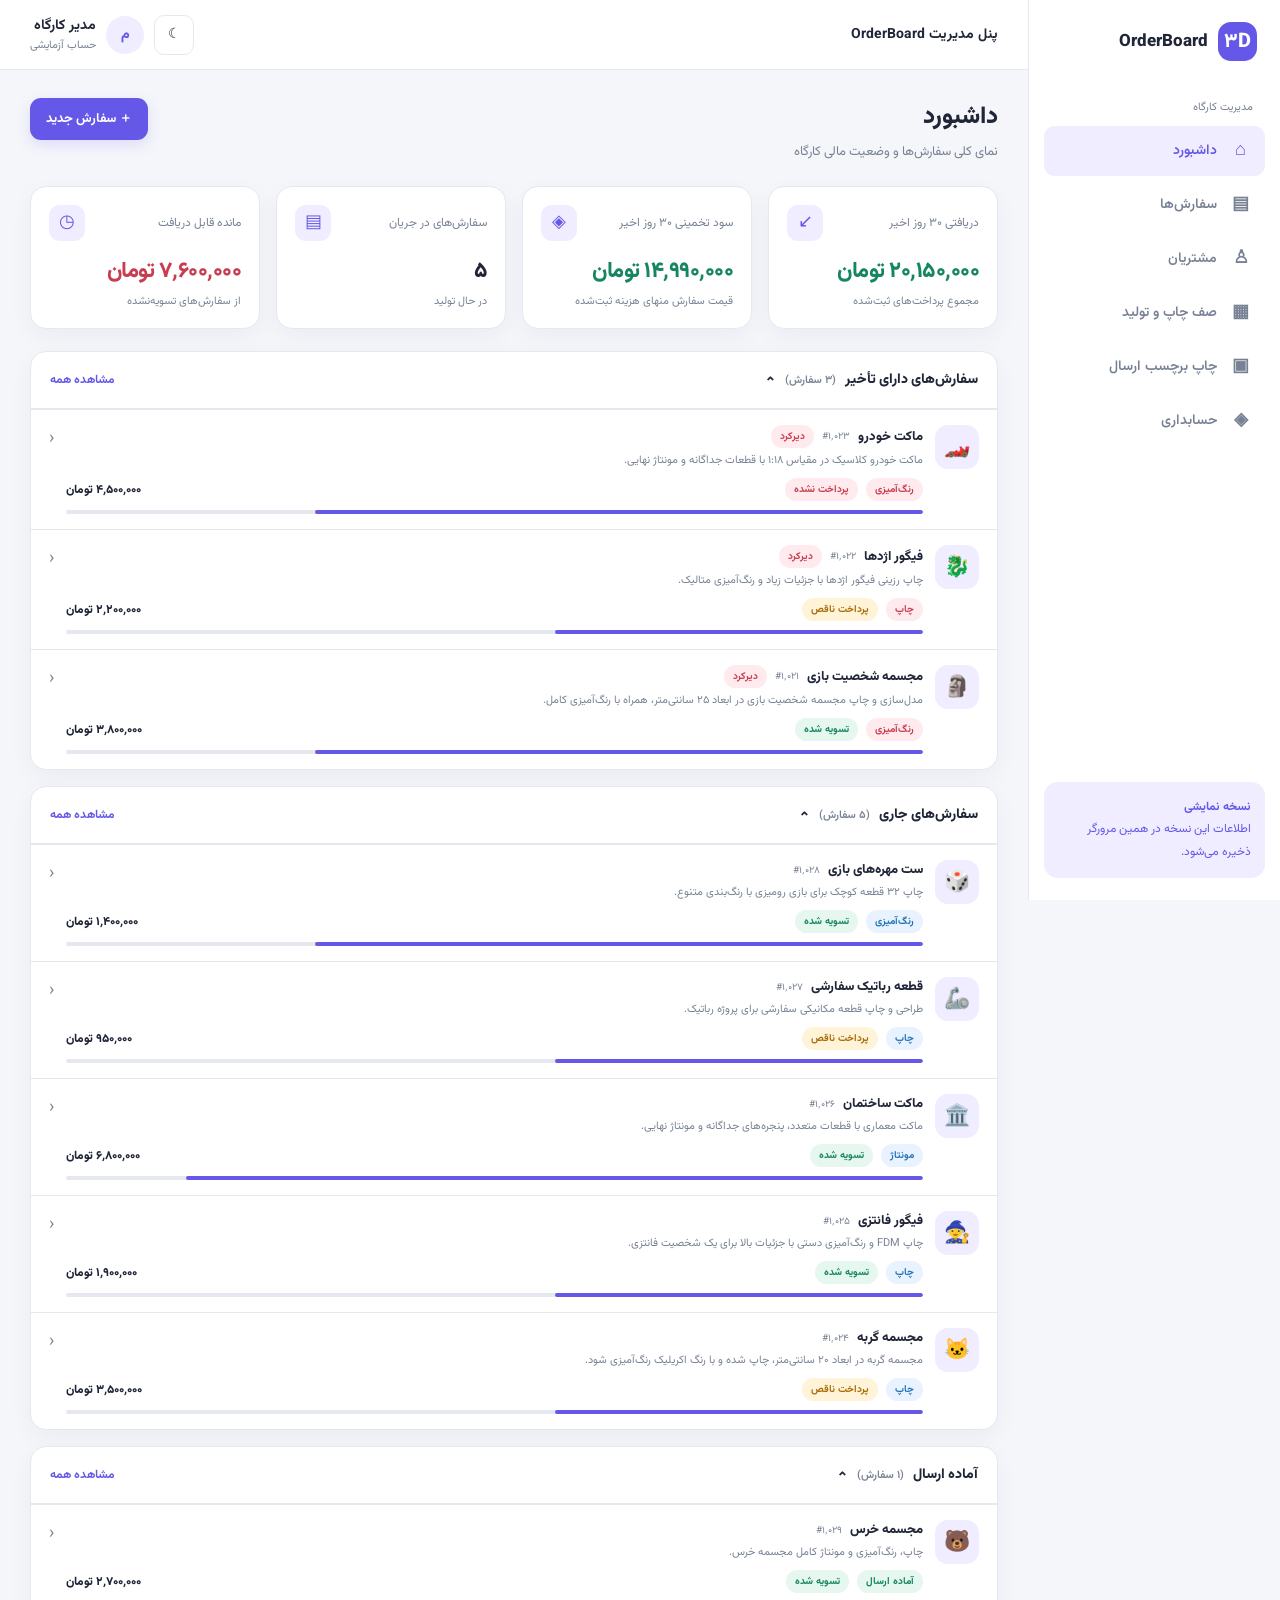
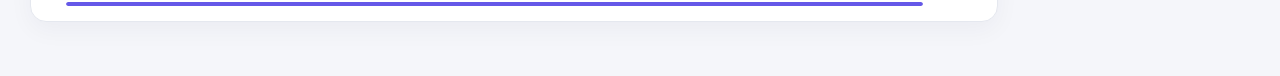
<file: index.html>
<!doctype html>
<html lang="fa" dir="rtl">
<head>
<meta charset="utf-8">
<meta name="viewport" content="width=device-width, initial-scale=1, viewport-fit=cover">
<meta name="theme-color" content="#6558e8">
<title>داشبورد OrderBoard</title>
<link rel="stylesheet" href="styles.css">
<script>try{document.documentElement.dataset.theme=localStorage.getItem('printyar-theme')||'light'}catch(e){}</script>
</head>
<body data-page="index">
<div id="app"><div style="padding:30px;font-family:Tahoma">در حال بارگذاری…</div></div>
<script src="app.js"></script>
</body>
</html>
</file>
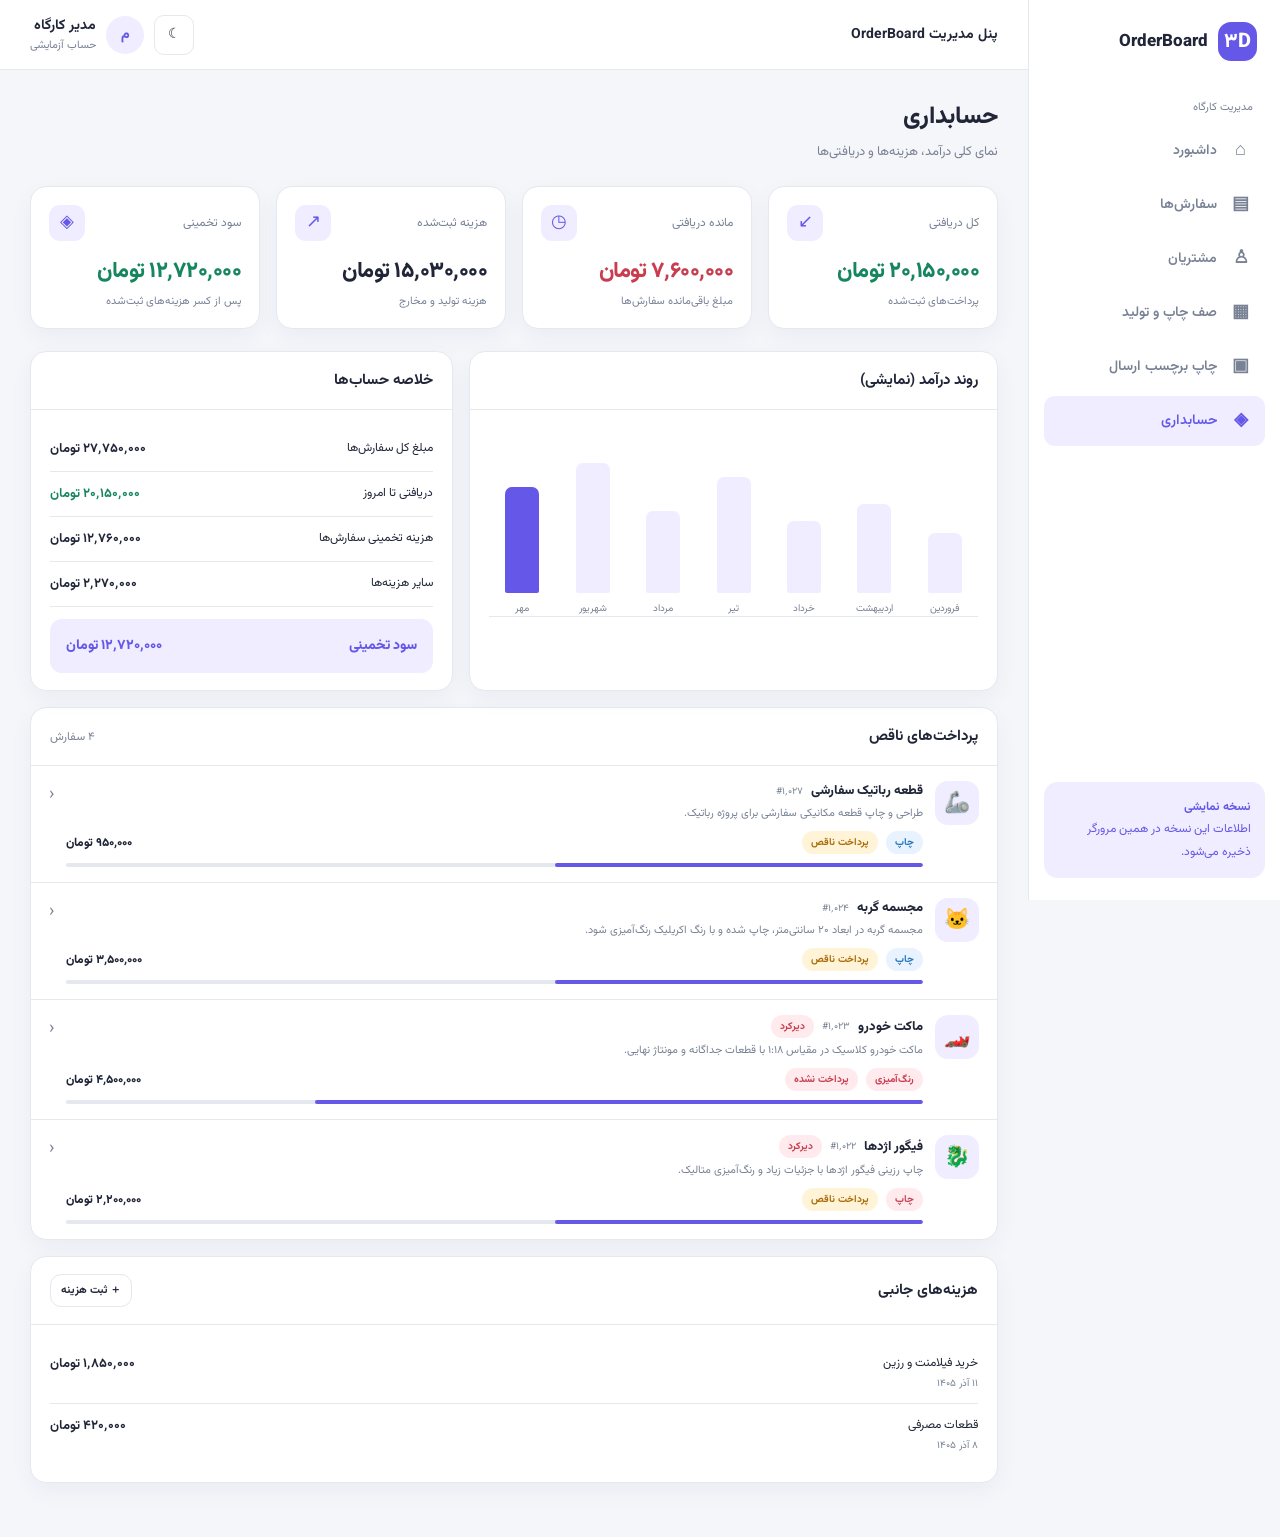
<file: accounting.html>
<!doctype html>
<html lang="fa" dir="rtl">
<head>
<meta charset="utf-8">
<meta name="viewport" content="width=device-width, initial-scale=1, viewport-fit=cover">
<meta name="theme-color" content="#6558e8">
<title>حسابداری | OrderBoard</title>
<link rel="stylesheet" href="styles.css">
<script>try{document.documentElement.dataset.theme=localStorage.getItem('printyar-theme')||'light'}catch(e){}</script>
</head>
<body data-page="accounting">
<div id="app"><div style="padding:30px;font-family:Tahoma">در حال بارگذاری…</div></div>
<script src="app.js"></script>
</body>
</html>
</file>
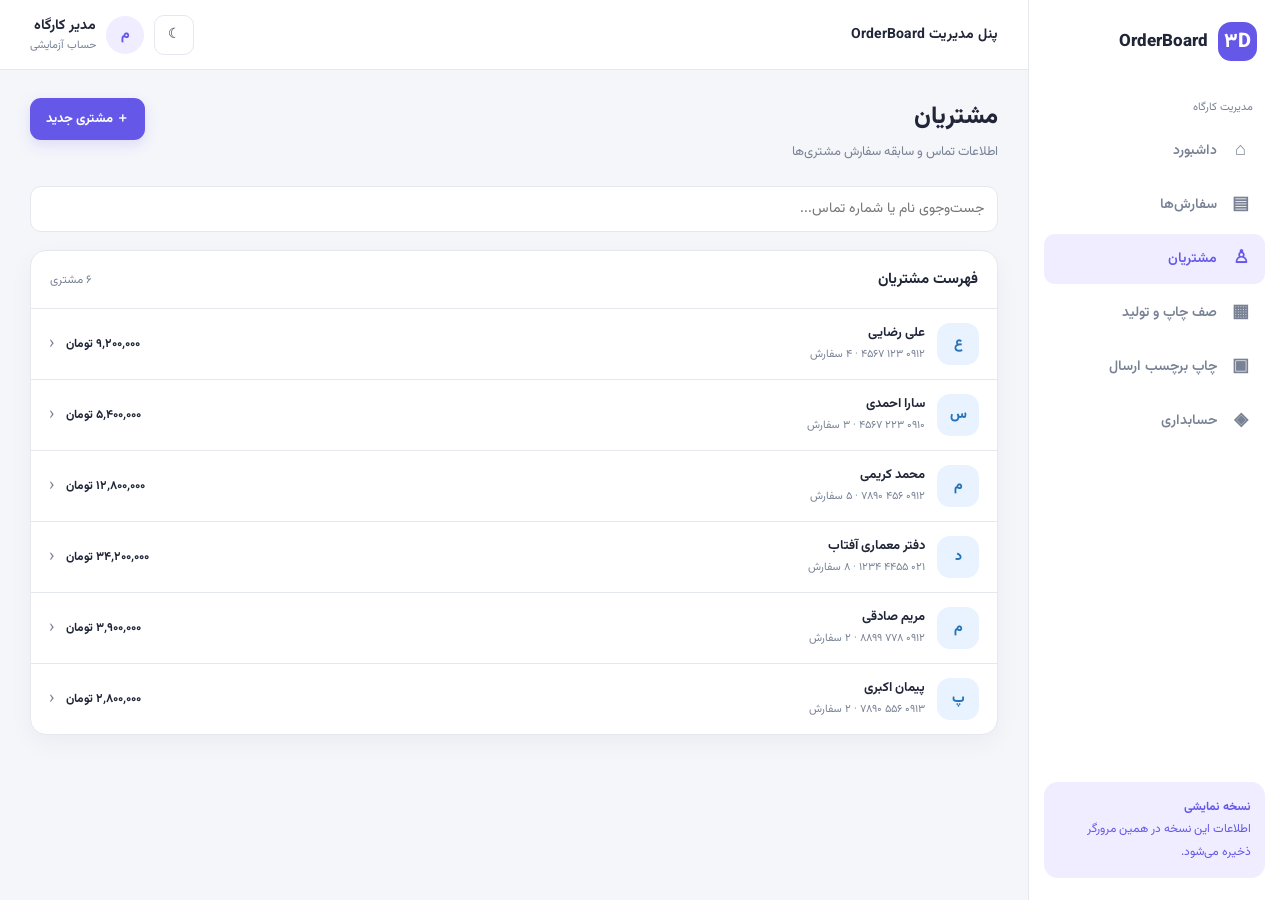
<file: customer-detail.html>
<!doctype html>
<html lang="fa" dir="rtl">
<head>
<meta charset="utf-8">
<meta name="viewport" content="width=device-width, initial-scale=1, viewport-fit=cover">
<meta name="theme-color" content="#6558e8">
<title>جزئیات مشتری | OrderBoard</title>
<link rel="stylesheet" href="styles.css">
<script>try{document.documentElement.dataset.theme=localStorage.getItem('printyar-theme')||'light'}catch(e){}</script>
</head>
<body data-page="customer-detail">
<div id="app"><div style="padding:30px;font-family:Tahoma">در حال بارگذاری…</div></div>
<script src="app.js"></script>
</body>
</html>
</file>
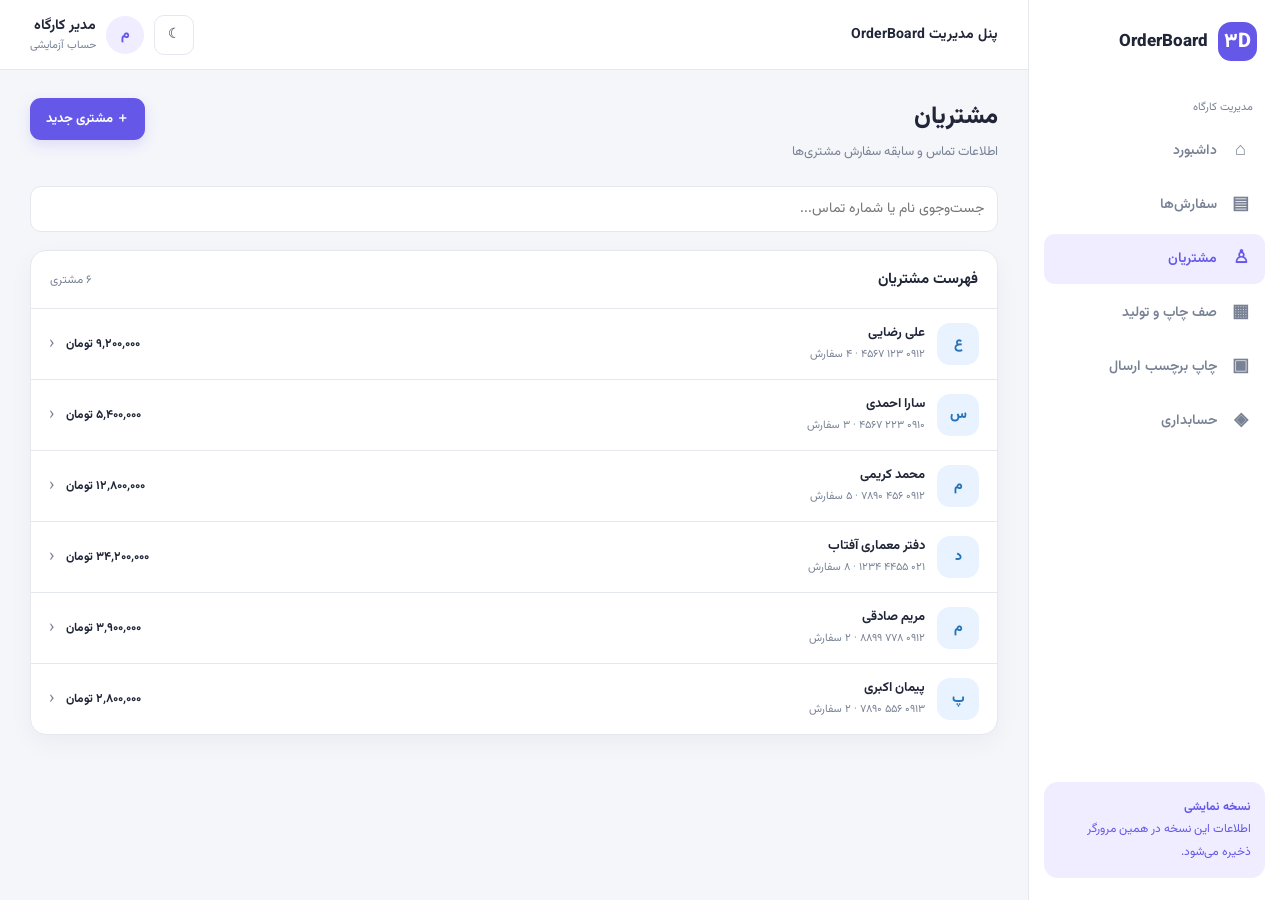
<file: customers.html>
<!doctype html>
<html lang="fa" dir="rtl">
<head>
<meta charset="utf-8">
<meta name="viewport" content="width=device-width, initial-scale=1, viewport-fit=cover">
<meta name="theme-color" content="#6558e8">
<title>مشتریان | OrderBoard</title>
<link rel="stylesheet" href="styles.css">
<script>try{document.documentElement.dataset.theme=localStorage.getItem('printyar-theme')||'light'}catch(e){}</script>
</head>
<body data-page="customers">
<div id="app"><div style="padding:30px;font-family:Tahoma">در حال بارگذاری…</div></div>
<script src="app.js"></script>
</body>
</html>
</file>
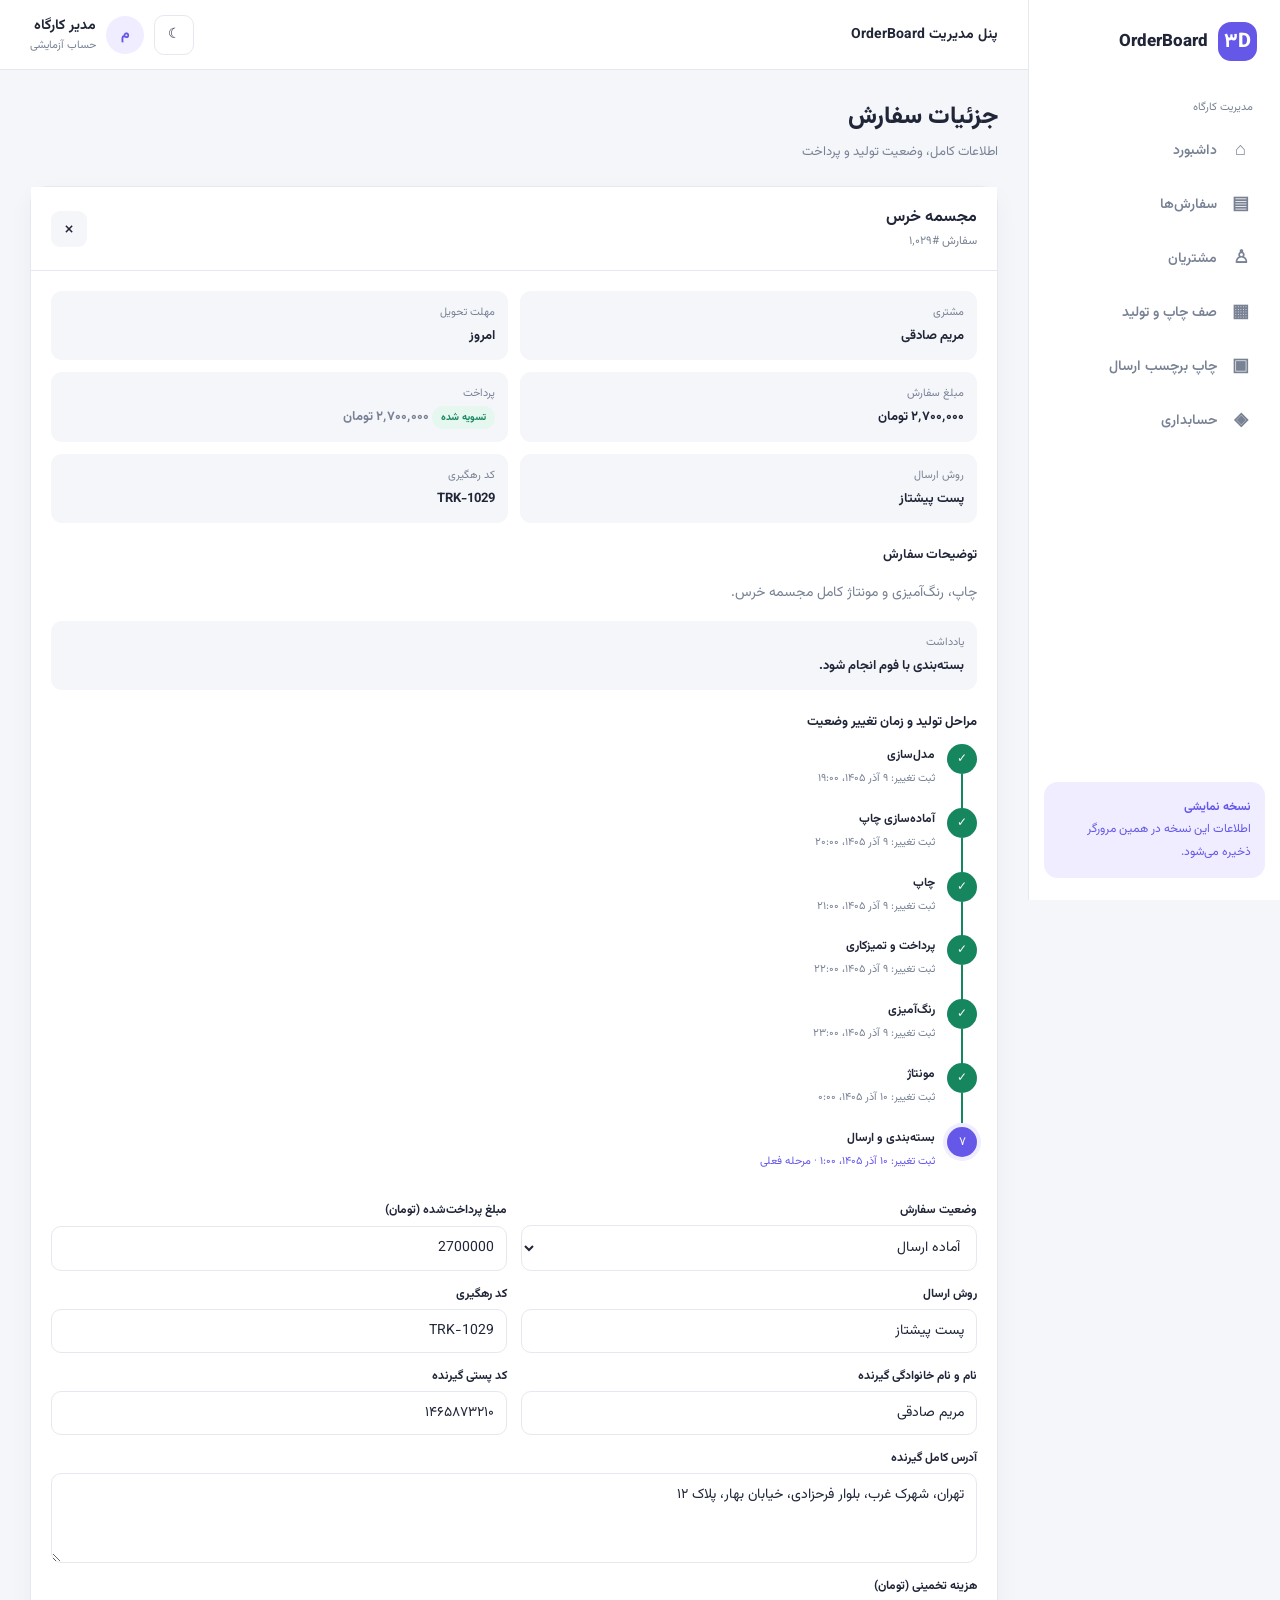
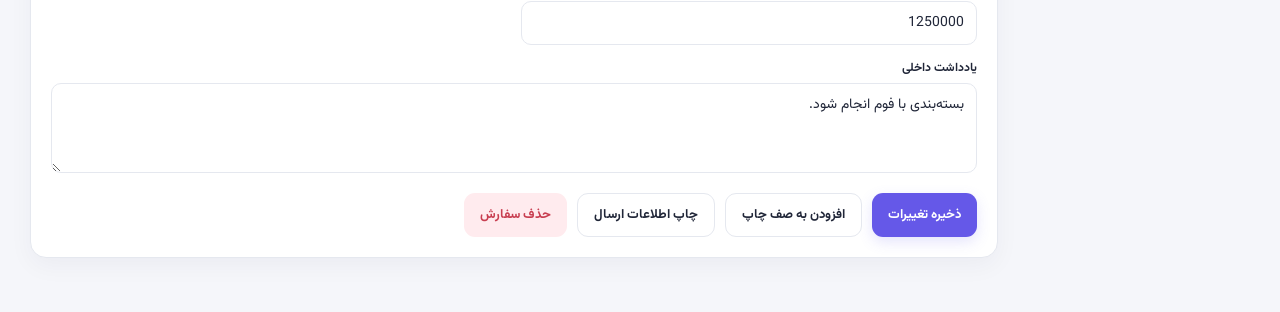
<file: order-detail.html>
<!doctype html>
<html lang="fa" dir="rtl">
<head>
<meta charset="utf-8">
<meta name="viewport" content="width=device-width, initial-scale=1, viewport-fit=cover">
<meta name="theme-color" content="#6558e8">
<title>جزئیات سفارش | OrderBoard</title>
<link rel="stylesheet" href="styles.css">
<script>try{document.documentElement.dataset.theme=localStorage.getItem('printyar-theme')||'light'}catch(e){}</script>
</head>
<body data-page="order-detail">
<div id="app"><div style="padding:30px;font-family:Tahoma">در حال بارگذاری…</div></div>
<script src="app.js"></script>
</body>
</html>
</file>
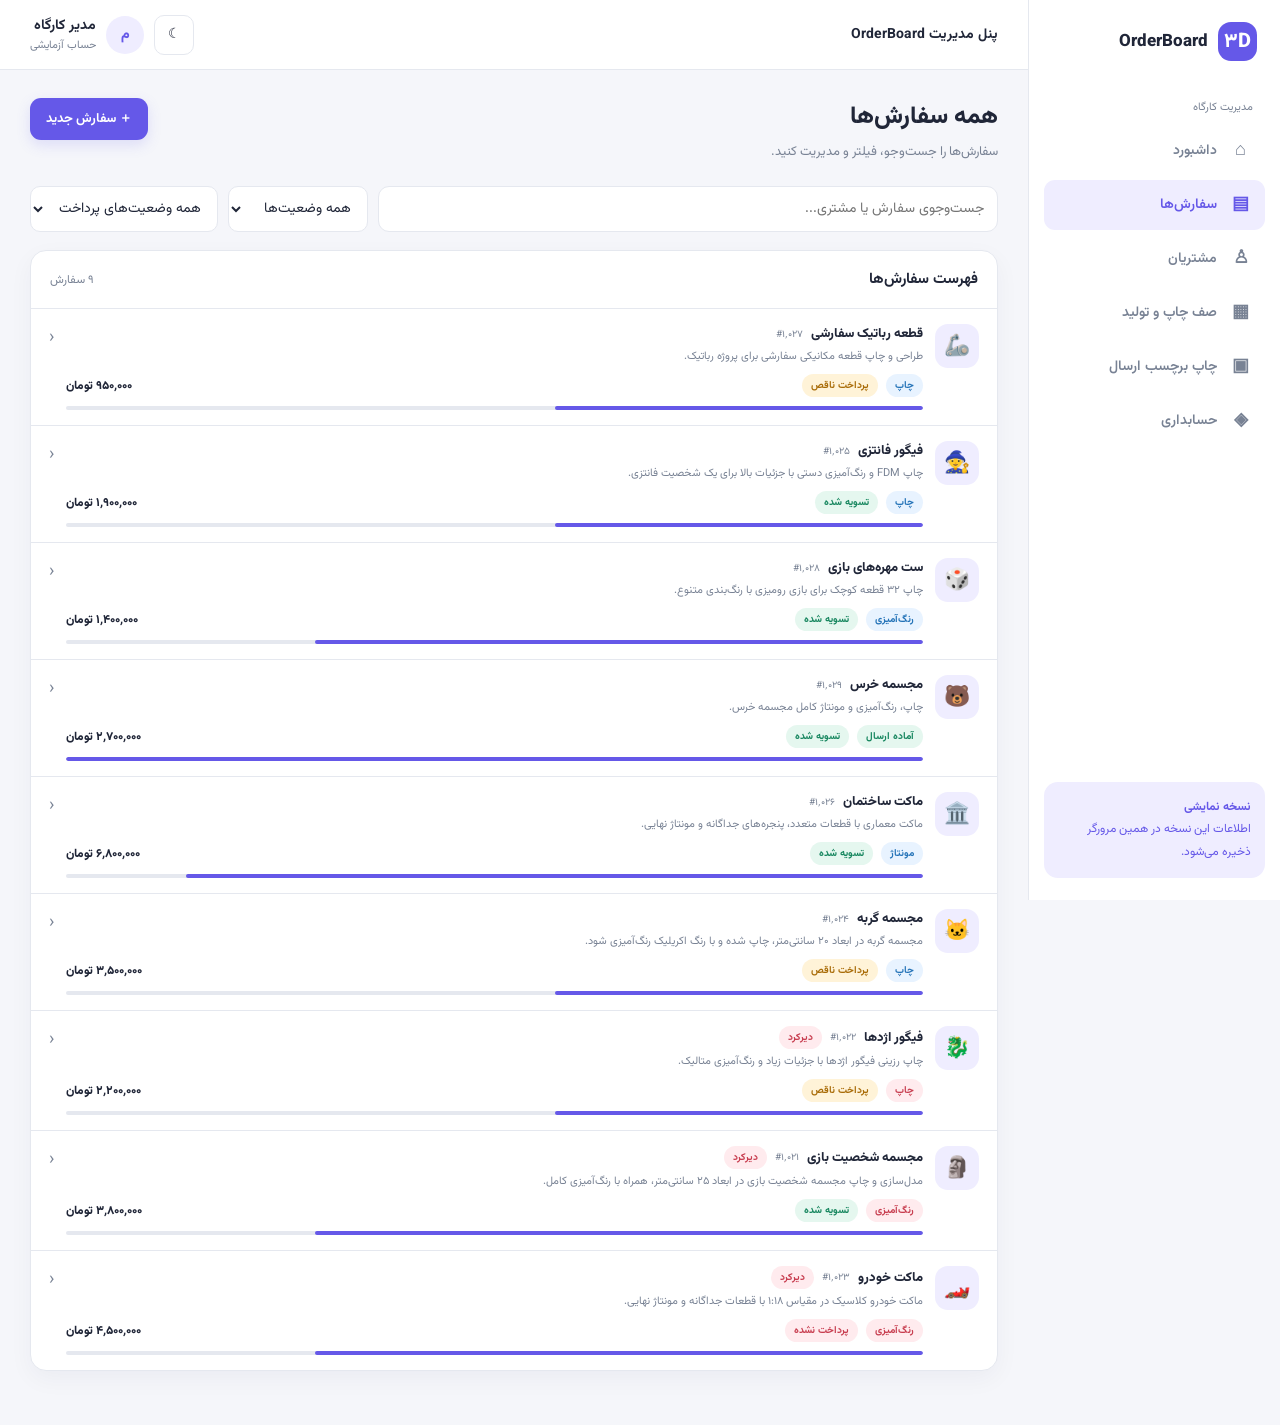
<file: orders.html>
<!doctype html>
<html lang="fa" dir="rtl">
<head>
<meta charset="utf-8">
<meta name="viewport" content="width=device-width, initial-scale=1, viewport-fit=cover">
<meta name="theme-color" content="#6558e8">
<title>سفارش‌ها | OrderBoard</title>
<link rel="stylesheet" href="styles.css">
<script>try{document.documentElement.dataset.theme=localStorage.getItem('printyar-theme')||'light'}catch(e){}</script>
</head>
<body data-page="orders">
<div id="app"><div style="padding:30px;font-family:Tahoma">در حال بارگذاری…</div></div>
<script src="app.js"></script>
</body>
</html>
</file>
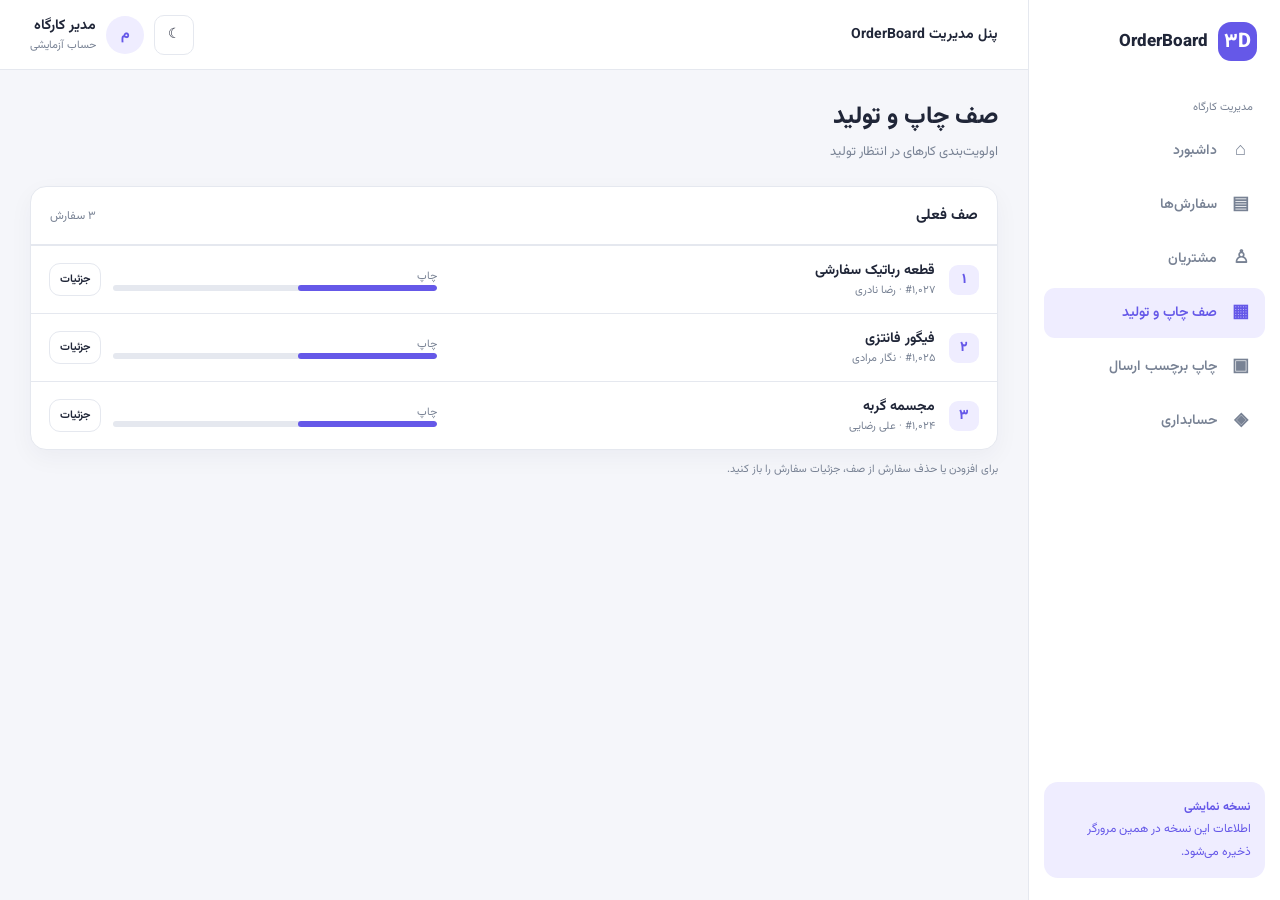
<file: print-queue.html>
<!doctype html>
<html lang="fa" dir="rtl">
<head>
<meta charset="utf-8">
<meta name="viewport" content="width=device-width, initial-scale=1, viewport-fit=cover">
<meta name="theme-color" content="#6558e8">
<title>صف چاپ | OrderBoard</title>
<link rel="stylesheet" href="styles.css">
<script>try{document.documentElement.dataset.theme=localStorage.getItem('printyar-theme')||'light'}catch(e){}</script>
</head>
<body data-page="print-queue">
<div id="app"><div style="padding:30px;font-family:Tahoma">در حال بارگذاری…</div></div>
<script src="app.js"></script>
</body>
</html>
</file>
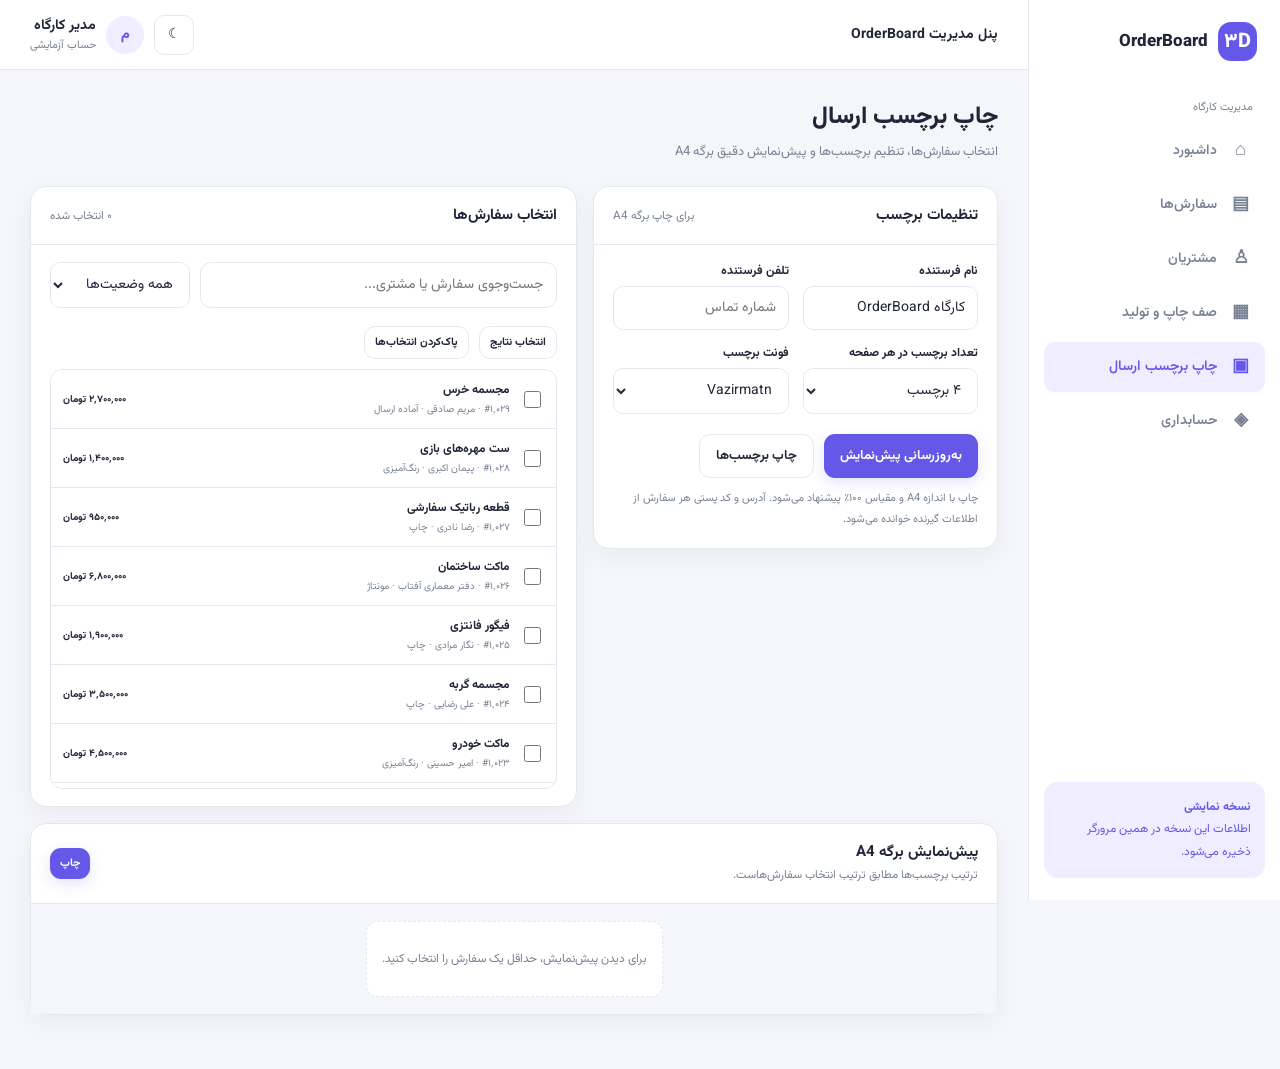
<file: shipping-labels.html>
<!doctype html>
<html lang="fa" dir="rtl">
<head>
<meta charset="utf-8">
<meta name="viewport" content="width=device-width, initial-scale=1, viewport-fit=cover">
<meta name="theme-color" content="#6558e8">
<title>چاپ برچسب ارسال | OrderBoard</title>
<link rel="stylesheet" href="styles.css">
<script>try{document.documentElement.dataset.theme=localStorage.getItem('printyar-theme')||'light'}catch(e){}</script>
</head>
<body data-page="shipping-labels">
<div id="app"><div style="padding:30px;font-family:Tahoma">در حال بارگذاری…</div></div>
<script src="app.js"></script>
</body>
</html>
</file>
<file: styles.css>
@import url('https://fonts.googleapis.com/css2?family=Vazirmatn:wght@400;500;600;700;800&display=swap');
:root{color-scheme:light;--bg:#f5f6fa;--panel:#fff;--ink:#202638;--muted:#788294;--line:#e5e8ef;--primary:#6558e8;--primary-soft:#efedff;--green:#16865e;--green-soft:#e5f7ef;--red:#c83e50;--red-soft:#ffebee;--amber:#a96c08;--amber-soft:#fff3d8;--blue:#2473b8;--blue-soft:#e8f3ff;--shadow:0 8px 24px rgba(25,32,60,.045)}
:root[data-theme="dark"]{color-scheme:dark;--bg:#11141c;--panel:#1b202b;--ink:#edf0f7;--muted:#a0a9ba;--line:#303747;--primary:#a49aff;--primary-soft:#302c4d;--green:#6dd7a9;--green-soft:#203c32;--red:#ff8794;--red-soft:#42252c;--amber:#f3c36d;--amber-soft:#403522;--blue:#84c4ff;--blue-soft:#20364b;--shadow:0 8px 24px rgba(0,0,0,.18)}
*{box-sizing:border-box}html{scroll-behavior:smooth}body{margin:0;background:var(--bg);color:var(--ink);font-family:Vazirmatn,Tahoma,sans-serif;font-size:14px;transition:background .2s,color .2s}button,input,select,textarea{font:inherit}button,a{cursor:pointer}a{color:inherit;text-decoration:none}button{color:inherit}.layout{min-height:100vh}.sidebar{width:252px;background:var(--panel);border-left:1px solid var(--line);padding:22px 15px;position:fixed;right:0;top:0;bottom:0;z-index:30;display:flex;flex-direction:column;transition:transform .2s}.brand{display:flex;align-items:center;gap:10px;padding:0 8px 24px;font-weight:800;font-size:17px}.brand-mark{height:39px;width:39px;border-radius:13px;background:var(--primary);color:#fff;display:grid;place-items:center;font-size:20px}.nav-label{color:var(--muted);font-size:11px;padding:14px 12px 8px}.nav-link{display:flex;align-items:center;gap:12px;padding:11px 13px;border-radius:11px;color:var(--muted);margin:2px 0;font-weight:600}.nav-link:hover,.nav-link.active{background:var(--primary-soft);color:var(--primary)}.nav-ico{width:23px;text-align:center;font-size:18px}.side-bottom{margin-top:auto;background:var(--primary-soft);border-radius:14px;padding:14px;color:var(--primary);font-size:12px;line-height:1.9}.main{margin-right:252px;min-width:0}.topbar{height:70px;background:var(--panel);border-bottom:1px solid var(--line);display:flex;align-items:center;justify-content:space-between;padding:0 30px;position:sticky;top:0;z-index:20}.top-actions{display:flex;align-items:center;gap:10px}.profile{display:flex;align-items:center;gap:10px}.avatar{width:38px;height:38px;border-radius:50%;display:grid;place-items:center;background:var(--primary-soft);color:var(--primary);font-weight:800}.profile small{display:block;color:var(--muted);font-size:11px}.icon-button,.mobile-menu{border:1px solid var(--line);background:var(--panel);border-radius:10px;width:40px;height:40px;display:grid;place-items:center}.mobile-menu{display:none}.content{max-width:1300px;margin:auto;padding:28px 30px 54px}.page-head{display:flex;justify-content:space-between;align-items:flex-start;gap:16px;margin-bottom:24px}.page-head h1{font-size:24px;margin:0 0 6px;font-weight:800}.page-head p{margin:0;color:var(--muted);font-size:13px}.btn{border:0;border-radius:11px;padding:11px 16px;display:inline-flex;align-items:center;justify-content:center;gap:8px;font-weight:700;font-size:13px;white-space:nowrap}.btn-primary{background:var(--primary);color:#fff;box-shadow:0 5px 14px #625cf02b}.btn-light{background:var(--panel);border:1px solid var(--line);color:var(--ink)}.btn-danger{background:var(--red-soft);color:var(--red)}.btn-small{padding:7px 10px;font-size:11px}.grid{display:grid;gap:16px}.stats{grid-template-columns:repeat(4,minmax(0,1fr));margin-bottom:22px}.card,.stat-card{background:var(--panel);border:1px solid var(--line);border-radius:16px;box-shadow:var(--shadow);min-width:0}.stat-card{padding:18px}.stat-top{display:flex;align-items:center;justify-content:space-between;color:var(--muted);font-size:12px;gap:8px}.stat-icon{width:36px;height:36px;border-radius:11px;background:var(--primary-soft);color:var(--primary);display:grid;place-items:center;font-size:18px;flex-shrink:0}.stat-value{font-size:22px;font-weight:800;margin:13px 0 4px;letter-spacing:-.5px;overflow-wrap:anywhere}.stat-foot{font-size:11px;color:var(--muted)}.positive{color:var(--green)}.negative{color:var(--red)}.two-col{grid-template-columns:minmax(0,1.25fr) minmax(290px,1fr)}.section-stack{display:grid;gap:16px}.card-head{display:flex;align-items:center;justify-content:space-between;padding:17px 19px;border-bottom:1px solid var(--line);gap:10px}.card-head h2{font-size:15px;margin:0}.card-head small{color:var(--muted)}.card-body{padding:17px 19px}.link{color:var(--primary);font-weight:700;font-size:12px}.badge{display:inline-flex;align-items:center;gap:5px;padding:4px 9px;border-radius:30px;font-size:10px;font-weight:700;white-space:nowrap}.badge.red{color:var(--red);background:var(--red-soft)}.badge.green{color:var(--green);background:var(--green-soft)}.badge.amber{color:var(--amber);background:var(--amber-soft)}.badge.blue{color:var(--blue);background:var(--blue-soft)}.badge.gray{color:var(--muted);background:var(--line)}.order-list{display:grid}.order-item{padding:15px 18px;border-bottom:1px solid var(--line);display:flex;gap:12px;align-items:flex-start;cursor:pointer;transition:background .15s}.order-item:last-child{border-bottom:0}.order-item:hover{background:var(--primary-soft)}.order-thumb{width:44px;height:44px;border-radius:13px;background:var(--primary-soft);display:grid;place-items:center;font-size:21px;flex-shrink:0}.order-main{min-width:0;flex:1}.order-title-line{display:flex;align-items:center;gap:8px;flex-wrap:wrap}.order-title{font-weight:800;font-size:13px}.order-desc{font-size:11px;color:var(--muted);margin-top:4px;overflow:hidden;text-overflow:ellipsis;white-space:nowrap;max-width:100%}.order-meta{display:flex;align-items:center;gap:8px;flex-wrap:wrap;margin-top:9px}.order-price{font-weight:800;font-size:12px;margin-right:auto;white-space:nowrap}.order-side{display:flex;align-items:center;gap:8px;flex-shrink:0}.arrow{color:var(--muted);font-size:18px}.list-toggle{border:0;background:transparent;display:flex;align-items:center;gap:9px;padding:0;text-align:right;font-weight:800}.list-toggle .count{font-size:11px;color:var(--muted);font-weight:600}.chevron{transition:transform .2s;display:inline-block}.list-toggle[aria-expanded="true"] .chevron{transform:rotate(180deg)}.list-content.collapsed{display:none}.list-content{border-top:1px solid var(--line)}.toolbar{display:flex;align-items:center;gap:10px;flex-wrap:wrap;margin-bottom:18px}.search{flex:1;min-width:180px}.search input{width:100%;border:1px solid var(--line);border-radius:11px;background:var(--panel);color:var(--ink);padding:11px 13px;outline:none}.toolbar select,.field input,.field select,.field textarea{border:1px solid var(--line);border-radius:10px;padding:10px 12px;background:var(--panel);color:var(--ink);outline:none;width:100%}.toolbar select{width:auto;min-width:140px}.progress{height:6px;background:var(--line);border-radius:20px;overflow:hidden;min-width:75px}.progress span{display:block;height:100%;border-radius:20px;background:var(--primary)}.quick-list{display:grid}.quick-item{display:flex;align-items:center;gap:12px;padding:13px 0;border-bottom:1px solid var(--line)}.quick-item:last-child{border-bottom:0}.thumb{width:42px;height:42px;border-radius:12px;background:var(--primary-soft);display:grid;place-items:center;font-size:20px;flex-shrink:0}.quick-info{flex:1;min-width:0}.quick-info strong{font-size:12px;display:block}.quick-info small{color:var(--muted);font-size:11px}.quick-side{text-align:left;font-size:11px;font-weight:700}.queue-row{display:grid;grid-template-columns:32px minmax(120px,1.5fr) minmax(90px,1fr) auto;align-items:center;gap:12px;padding:14px 18px;border-top:1px solid var(--line)}.queue-number{width:30px;height:30px;border-radius:9px;background:var(--primary-soft);color:var(--primary);display:grid;place-items:center;font-weight:800}.queue-name{font-weight:700}.queue-meta{color:var(--muted);font-size:11px}.customer-avatar{width:42px;height:42px;border-radius:13px;background:var(--blue-soft);color:var(--blue);display:grid;place-items:center;font-weight:800;flex-shrink:0}.customer-cell{display:flex;align-items:center;gap:10px}.customer-row{display:flex;align-items:center;gap:12px;padding:14px 18px;border-bottom:1px solid var(--line);cursor:pointer}.customer-row:last-child{border-bottom:0}.customer-row:hover{background:var(--primary-soft)}.customer-main{flex:1;min-width:0}.customer-main strong{display:block;font-size:13px}.customer-main small{color:var(--muted);font-size:11px}.detail-layout{grid-template-columns:minmax(0,1.5fr) minmax(280px,1fr)}.info-grid{display:grid;grid-template-columns:1fr 1fr;gap:12px}.info-box{padding:13px;background:var(--bg);border-radius:11px;min-width:0}.info-box small{display:block;color:var(--muted);font-size:11px;margin-bottom:4px}.info-box strong{font-size:13px;overflow-wrap:anywhere}.description{line-height:2;color:var(--muted)}.pipeline{display:grid;gap:0}.stage{display:flex;gap:12px;position:relative;padding-bottom:19px}.stage:not(:last-child):after{content:'';position:absolute;right:14px;top:30px;height:calc(100% - 18px);width:2px;background:var(--line)}.stage.done:after{background:var(--green)}.stage-dot{z-index:1;flex-shrink:0;width:30px;height:30px;border-radius:50%;background:var(--line);color:var(--muted);display:grid;place-items:center;font-size:12px}.stage.done .stage-dot{background:var(--green);color:#fff}.stage.current .stage-dot{background:var(--primary);color:#fff;box-shadow:0 0 0 4px var(--primary-soft)}.stage strong{font-size:12px}.stage small{display:block;color:var(--muted);font-size:11px;margin-top:3px;line-height:1.8}.stage.current small{color:var(--primary)}.field-grid{display:grid;grid-template-columns:1fr 1fr;gap:14px}.field{display:grid;gap:6px;min-width:0}.field label{font-size:12px;font-weight:700}.field.full{grid-column:1/-1}.field textarea{min-height:90px;resize:vertical}.form-actions{display:flex;gap:10px;justify-content:flex-start;margin-top:20px;flex-wrap:wrap}.money-row{display:flex;justify-content:space-between;gap:12px;padding:12px 0;border-bottom:1px solid var(--line);font-size:12px}.money-row:last-child{border:0}.money-row strong{font-size:13px}.money-total{background:var(--primary-soft);padding:16px;border-radius:12px;margin-top:12px;display:flex;justify-content:space-between;gap:12px;font-weight:800;color:var(--primary)}.chart{height:190px;display:flex;align-items:flex-end;gap:12px;padding:18px 4px 0;border-bottom:1px solid var(--line)}.bar-col{flex:1;height:100%;display:flex;flex-direction:column;justify-content:flex-end;align-items:center;gap:8px}.bar{width:min(34px,70%);background:var(--primary-soft);border-radius:7px 7px 2px 2px;min-height:8px}.bar.current{background:var(--primary)}.bar-label{font-size:10px;color:var(--muted)}.modal-backdrop{display:none;position:fixed;inset:0;background:#101522aa;z-index:100;align-items:flex-end;justify-content:center;padding:18px}.modal-backdrop.show{display:flex}.modal{width:min(650px,100%);max-height:92vh;overflow:auto;background:var(--panel);border:1px solid var(--line);border-radius:18px;box-shadow:0 25px 70px #10132833}.modal-head{display:flex;justify-content:space-between;align-items:center;gap:12px;padding:18px 20px;border-bottom:1px solid var(--line);position:sticky;top:0;background:var(--panel);z-index:2}.modal-head h2{margin:0;font-size:16px}.modal-content{padding:20px}.close-modal{border:0;background:var(--bg);border-radius:9px;width:36px;height:36px;font-size:20px}.toast{position:fixed;bottom:24px;left:24px;background:var(--ink);color:var(--panel);padding:12px 18px;border-radius:12px;box-shadow:var(--shadow);z-index:200;display:none;max-width:calc(100vw - 32px)}.toast.show{display:block}.empty{text-align:center;padding:28px 15px;color:var(--muted);font-size:12px}.muted{color:var(--muted)}.mobile-overlay{display:none}
@media(min-width:761px){.modal-backdrop{align-items:center}}
@media(max-width:1100px){.stats{grid-template-columns:repeat(2,minmax(0,1fr))}.two-col,.detail-layout{grid-template-columns:1fr}.content{padding:24px 20px 40px}}
@media(max-width:760px){.sidebar{transform:translateX(110%);width:270px;box-shadow:none}.sidebar.open{transform:translateX(0)}.main{margin-right:0}.topbar{padding:0 13px;height:62px}.mobile-menu{display:grid}.profile .profile-text{display:none}.content{padding:19px 12px 34px}.page-head h1{font-size:21px}.page-head{align-items:center;margin-bottom:18px}.stats{gap:10px}.stat-card{padding:13px}.stat-value{font-size:18px}.stat-top{font-size:11px}.card-head,.card-body{padding:14px}.order-item{padding:13px 12px;gap:9px}.order-thumb{width:38px;height:38px;font-size:18px}.order-title{font-size:12px}.order-desc{max-width:calc(100vw - 100px)}.order-meta{gap:6px}.order-price{font-size:11px}.queue-row{grid-template-columns:30px 1fr auto;gap:9px}.queue-hide{display:none}.field-grid{grid-template-columns:1fr}.field.full{grid-column:auto}.info-grid{grid-template-columns:1fr 1fr}.modal-backdrop{padding:0;align-items:flex-end}.modal{border-radius:20px 20px 0 0;max-height:94dvh;width:100%;border-bottom:0}.modal-content{padding:16px}.modal-head{padding:15px 16px}.side-bottom{display:none}.toolbar select{flex:1;min-width:120px}.toolbar .search{min-width:100%}.page-head .btn{padding:10px 12px;font-size:12px}}
@media(max-width:390px){.stats{grid-template-columns:1fr 1fr}.stat-value{font-size:16px}.stat-top{font-size:10px}.info-grid{grid-template-columns:1fr}.page-head .btn{padding:9px;font-size:11px}.order-meta .badge{font-size:9px;padding:4px 7px}.top-actions{gap:6px}}

/* OrderBoard updates */
.order-progress{height:4px;min-width:0;width:100%;margin-top:9px;background:var(--line)}
.order-progress span{background:var(--primary)}
.sidebar.open{box-shadow:0 0 0 100vmax #14192a66}
.shipping-layout{grid-template-columns:minmax(280px,.85fr) minmax(0,1.15fr);margin-bottom:16px;align-items:start}
.label-picker{max-height:420px;overflow:auto;border:1px solid var(--line);border-radius:12px}
.label-order-choice{display:flex;align-items:center;gap:10px;padding:11px 12px;border-bottom:1px solid var(--line);cursor:pointer}
.label-order-choice:last-child{border-bottom:0}
.label-order-choice:hover{background:var(--primary-soft)}
.label-order-choice input{width:17px;height:17px;accent-color:var(--primary);flex-shrink:0}
.label-order-main{min-width:0;flex:1}
.label-order-main strong,.label-order-main small{display:block}
.label-order-main strong{font-size:12px}
.label-order-main small{font-size:10px;color:var(--muted);margin-top:3px}
.label-order-price{font-size:10px;font-weight:700;white-space:nowrap}
.preview-section .card-body{background:var(--bg)}
.a4-preview{display:grid;gap:24px;justify-items:center}
.a4-page{width:min(100%,680px);aspect-ratio:210/297;background:#fff;color:#172033;box-shadow:0 3px 18px #10152222;border:1px solid #dfe3eb;padding:3.5%;display:flex;flex-direction:column;gap:2%;font-family:Vazirmatn,Tahoma,sans-serif;overflow:hidden}
.a4-page-top,.a4-page-bottom{display:flex;justify-content:space-between;align-items:center;color:#788294;font-size:clamp(7px,.95vw,10px);flex-shrink:0}
.a4-page-top{border-bottom:1px solid #e5e7eb;padding-bottom:1.2%}
.a4-page-bottom{border-top:1px solid #e5e7eb;padding-top:1.2%}
.label-grid{display:grid;grid-template-columns:1fr 1fr;grid-template-rows:repeat(var(--rows),minmax(0,1fr));gap:2.5%;flex:1;min-height:0}
.label-grid.per-2{--rows:1;grid-template-columns:1fr;grid-template-rows:repeat(2,minmax(0,1fr));gap:3%}
.label-grid.per-4{--rows:2}
.label-grid.per-6{--rows:3}
.label-grid.per-8{--rows:4;gap:1.5%}
.shipping-label{border:1.5px solid #454b57;border-radius:2px;display:flex;flex-direction:column;min-height:0;overflow:hidden;color:#172033;background:#fff;break-inside:avoid}
.label-sender,.label-receiver{display:flex;flex-direction:column;gap:3px;padding:4% 5%;min-height:0;overflow:hidden}
.label-sender{border-bottom:1.5px solid #454b57;flex:0 0 35%}
.label-receiver{flex:1}
.label-caption{font-size:clamp(7px,1vw,10px);color:#606a7a;font-weight:600}
.shipping-label strong{font-size:clamp(9px,1.4vw,14px);line-height:1.55;overflow-wrap:anywhere}
.shipping-label span{font-size:clamp(8px,1.1vw,11px);line-height:1.65;overflow-wrap:anywhere}
.receiver-address{display:-webkit-box;-webkit-line-clamp:3;-webkit-box-orient:vertical;overflow:hidden}
.label-blank{border:1px dashed #d8dce3}
.preview-empty{background:#fff;border:1px dashed var(--line);border-radius:12px}
@media(max-width:900px){.shipping-layout{grid-template-columns:1fr}.a4-page{width:100%}}
@media(max-width:760px){.sidebar.open{box-shadow:0 0 0 100vmax #14192a66}.shipping-layout{gap:13px}.label-picker{max-height:350px}.a4-page{padding:3%;gap:1.6%}.label-grid{gap:1.5%}.label-sender,.label-receiver{padding:3% 4%;gap:2px}.shipping-label strong{font-size:clamp(8px,2vw,13px)}.shipping-label span{font-size:clamp(7px,1.7vw,10px)}.a4-page-top,.a4-page-bottom{font-size:8px}}
@media print{
 @page{size:A4 portrait;margin:0}
 body{background:#fff!important;color:#000!important}
 body *{visibility:hidden!important}
 #a4Preview,#a4Preview *{visibility:visible!important}
 #a4Preview{display:block!important;margin:0!important;padding:0!important;background:#fff!important}
 .a4-page{width:210mm!important;height:297mm!important;aspect-ratio:auto!important;max-width:none!important;margin:0!important;padding:8mm!important;box-shadow:none!important;border:0!important;page-break-after:always;break-after:page;gap:4mm!important}
 .a4-page:last-child{page-break-after:auto;break-after:auto}
 .a4-page-top,.a4-page-bottom{font-size:8pt!important}
 .label-grid{gap:4mm!important}
 .label-grid.per-2{grid-template-columns:1fr!important;grid-template-rows:repeat(2,minmax(0,1fr))!important}
 .label-grid.per-4{grid-template-columns:1fr 1fr!important;grid-template-rows:repeat(2,minmax(0,1fr))!important}
 .label-grid.per-6{grid-template-columns:1fr 1fr!important;grid-template-rows:repeat(3,minmax(0,1fr))!important}
 .label-grid.per-8{grid-template-columns:1fr 1fr!important;grid-template-rows:repeat(4,minmax(0,1fr))!important}
 .shipping-label{border:1.5px solid #222!important;border-radius:0!important;color:#111!important}
 .label-sender{border-bottom:1.5px solid #222!important}
 .label-caption{font-size:8pt!important}
 .shipping-label strong{font-size:11pt!important}
 .shipping-label span{font-size:9pt!important}
 .label-blank{border:1px dashed #ddd!important}
}
</file>
